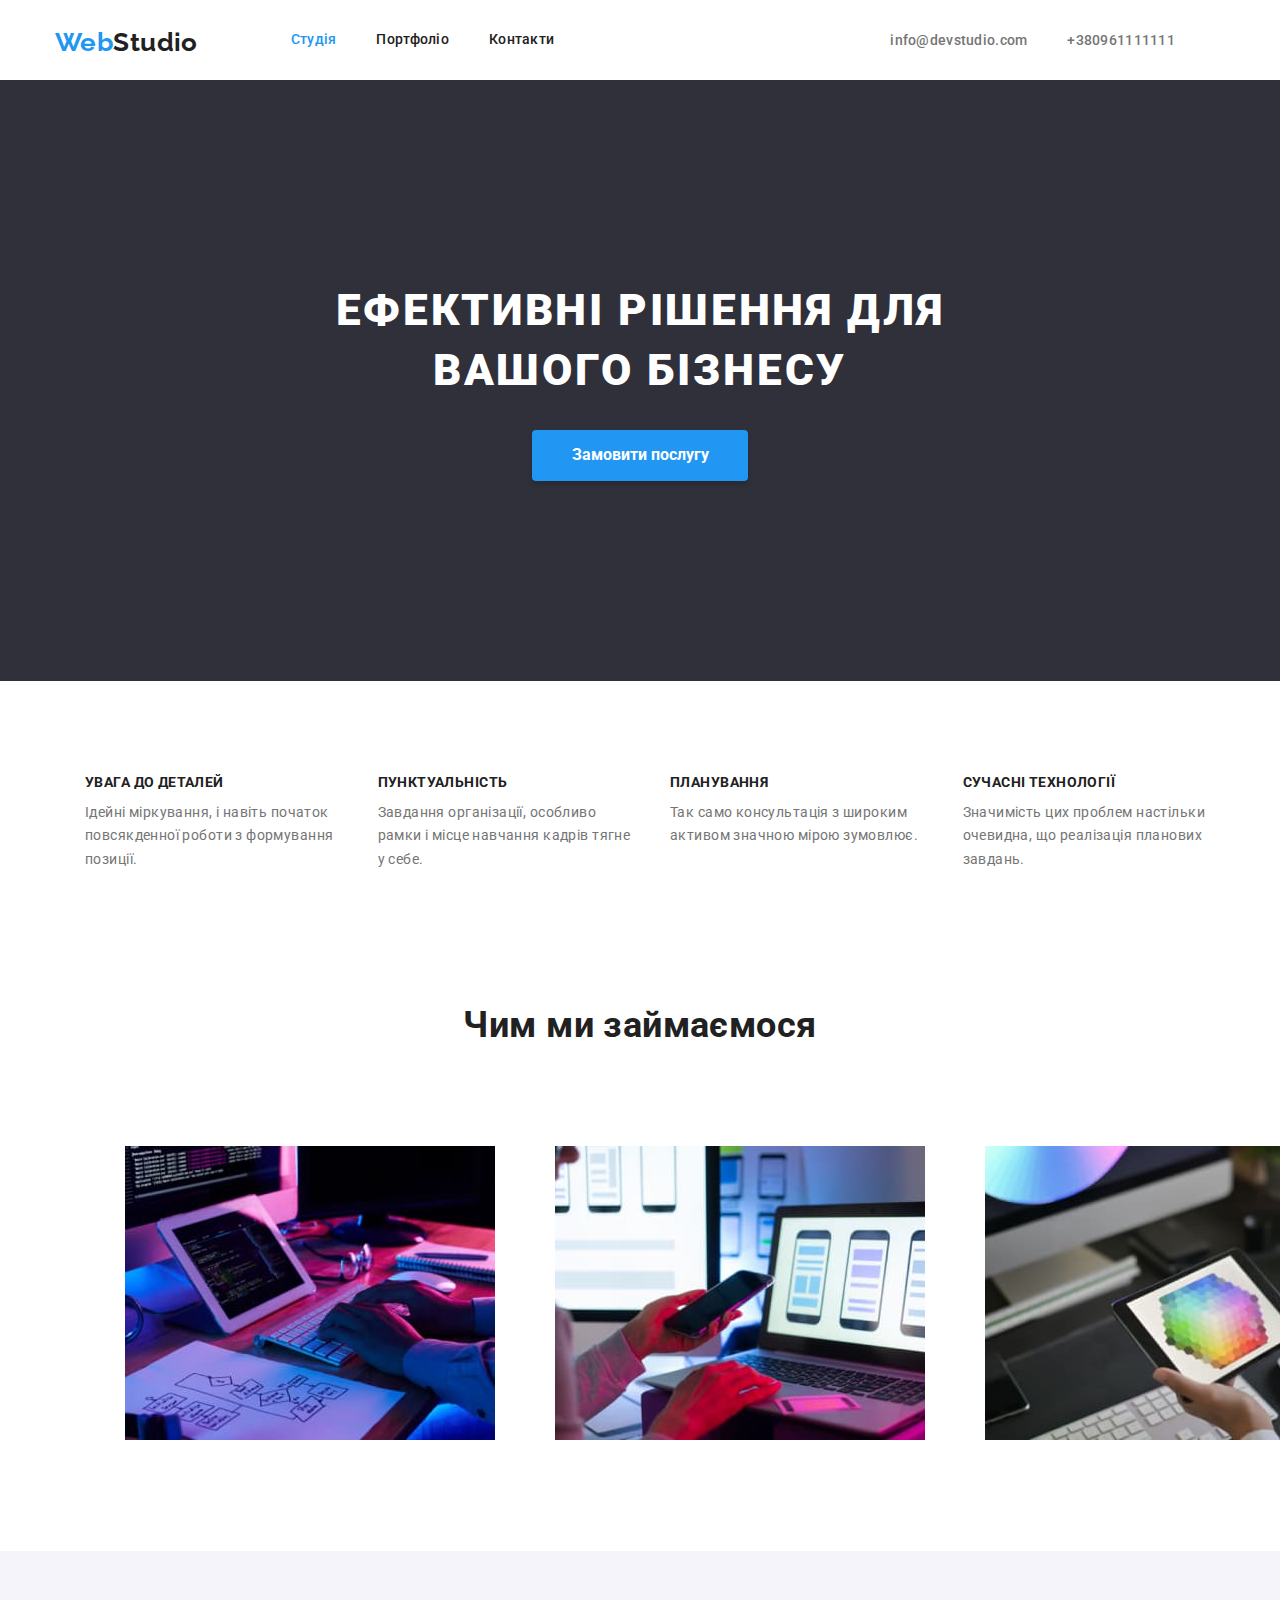
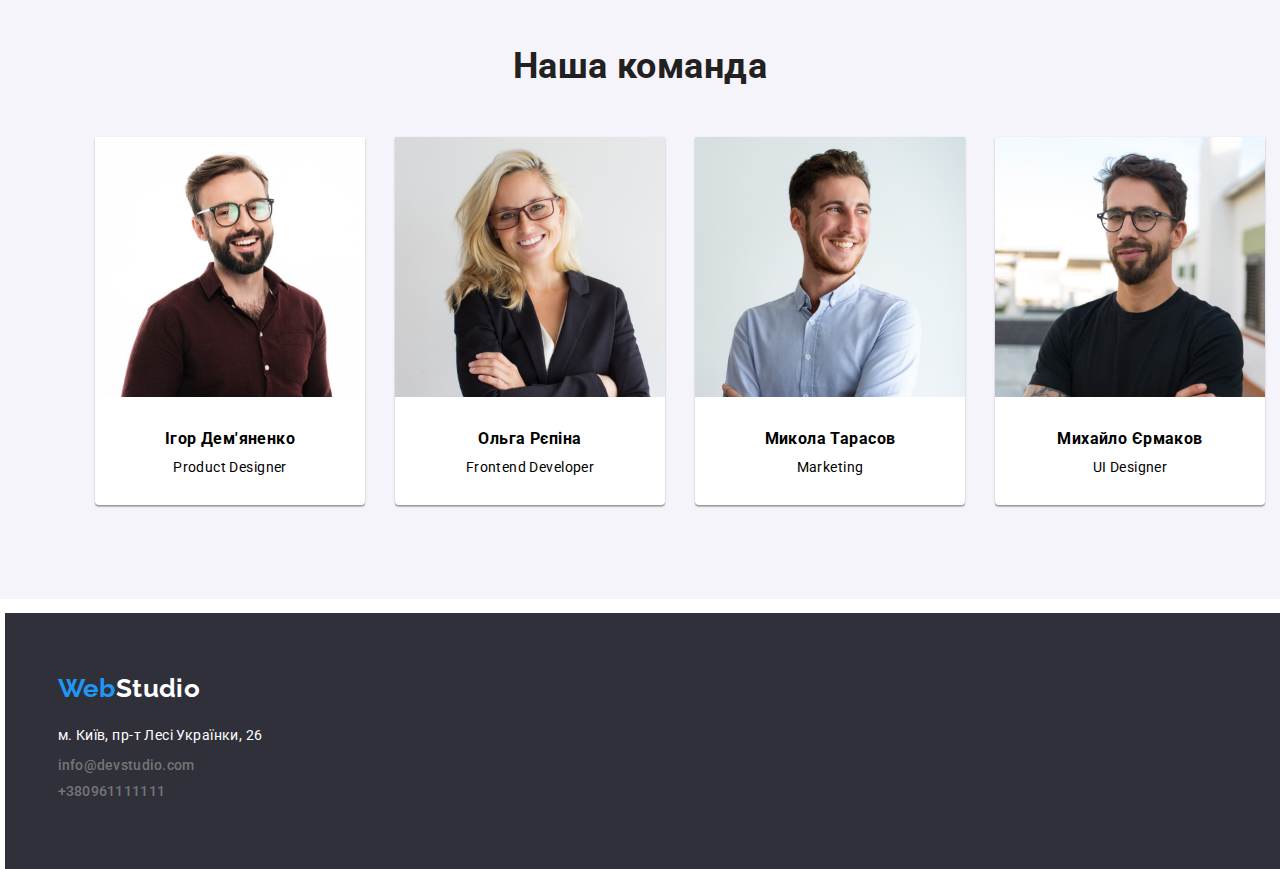
<file: index.html>
<!DOCTYPE html>
<html lang="uk">
<head>
    <meta charset="UTF-8">
    <meta http-equiv="X-UA-Compatible" content="IE=edge">
    <meta name="viewport" content="width=device-width, initial-scale=1.0">
    <title>Webstudio</title>
    <link rel="preconnect" href="https://fonts.googleapis.com"/>
    <link rel="preconnect" href="https://fonts.gstatic.com" crossorigin/>
    <link href="https://fonts.googleapis.com/css2?family=Raleway:wght@700&family=Roboto:ital,wght@0,400;0,500;0,700;1,900&display=swap" rel="stylesheet"/>
    <link rel="stylesheet" href="https://cdnjs.cloudflare.com/ajax/libs/modern-normalize/1.1.0/modern-normalize.min.css"> 
    <link rel="stylesheet" href="css/styles.css"/>
</head>
<body>
    <header class="pege-header">
        <nav class="container main-nav">
            <a class="logo-link" href="./index.html" lang="en">Web<span class="logo-header">Studio</span></a>
            <ul class="site-nav list">
                <li class="item"><a href="./index.html" class="link current">Студія</a></li>
                <li class="item"><a href="./portfolio.html" class="link">Портфоліо</a></li>
                <li class="item"><a href="#" class="link">Контакти</a></li>
            </ul>      
            <ul class="contact-nav list">
                <li class="item"><a href="mailto:info@devstudio.com" class="link">info@devstudio.com</a></li>
                <li class="item"><a href="tel:+380961111111" class="link">+380961111111</a></li>
            </ul>
        </nav>
    </header>   
    <main>
        <section class="hero">
            <div class="container">
             <h1 class="hero-title">Ефективні рішення для <br> вашого бізнесу</h1>
             <button type="button" class="button-primary" >Замовити послугу</button>
            </div>
        </section>
        <section class="special">
            <div class="container">
            <h2 class="visually-hidden">Наші особливості</h2>
            <ul class="features-list list">
              <li class="item">
                <h3 class="title">Увага до деталей</h3>
                <p class="text">Ідейні міркування, i навіть початок повсякденної роботи з формування позиції.
                </p>
              </li>
              <li class="item">
                <h3 class="title">Пунктуальність</h3>
                <p class="text">Завдання організації, особливо рамки i місце навчання кадрів тягне у себе.
                </p>
              </li>
              <li class="item">
                <h3 class="title">Планування</h3>
                <p class="text">Так само консультація з широким активом значною мірою зумовлює.
                </p>
              </li>
              <li class="item">
                <h3 class="title">Сучасні технології</h3>
                <p class="text">Значимість цих проблем настільки очевидна, що реалізація планових завдань.
                </p>
              </li>
            </ul>
        </div>
        </section> 
        <section class="rutin">
            <div class="container">
            <h2 class="work-list">Чим ми займаємося</h2>
            <ul class="our-list">
              <li class="item">
                <img src="images/img.jpg" alt="Фото верстки" width="370">
              </li>
             <li class="item">
              <img src="images/img1.jpg" alt ="Розробка дизайна для телефона" width="370">
             </li>
             <li class="item">
              <img src="images/img2.jpg" alt="Вибір відтінку кольору на планшеті" width="370">
             </li>
            </ul>
            </div>
        </section>
        <section class="fone">
            <div class="container">
            <h2 class="working-list">Наша команда</h2>
            <ul class="team-list">
                <li class="work-platform">
                    <img src="images/img4.jpg" alt="Фото Ігор Дем'яненко " width="270" height="260">
                    <h3 class="title">Ігор Дем'яненко</h3>
                    <p class="text">Product Designer</p>
                </li>
                <li class="work-platform">
                    <img src="images/img5.jpg" alt="Фото Ольга Рєпіна" width="270" height="260">
                    <h3 class="title">Ольга Рєпіна</h3>
                    <p class="text">Frontend Developer</p>
                </li>
                <li class="work-platform">
                    <img src="images/img6.jpg" alt="Фото Микола Тарасов" width="270" height="260">
                    <h3 class="title">Микола Тарасов</h3>
                    <p class="text">Marketing</p>
                </li>
                <li class="work-platform">
                    <img src="images/img7.jpg" alt="Фото Михайло Єрмаков" width="270" height="260">
                    <h3 class="title">Михайло Єрмаков</h3>
                    <p class="text">UI Designer</p>
                </li>
            </ul>
        </div>
        </section>
    </main>
    <footer class="contact-list">
    <div class="container">
        <a href="./index.html" class="logo-link">Web<span class="logo-studio">Studio</span></a>
    <address class="keys">
        <ul class="contact-foot list">
            <li class="item"><a href="https://goo.gl/maps/CPtrU1FHBa2aNyZL9" class="map-link" target="_blank" rel="noopener noreferrer nofollow">м. Київ, пр-т Лесі Українки, 26</a></li>
            <li class="item"><a href="mailto:info@devstudio.com" class="link">info@devstudio.com</a></li>
            <li class="item"><a href="tel:+380961111111" class="link">+380961111111</a></li>
        </ul>
    </address>
    </footer>
    </div>
</body>
</html>
</file>
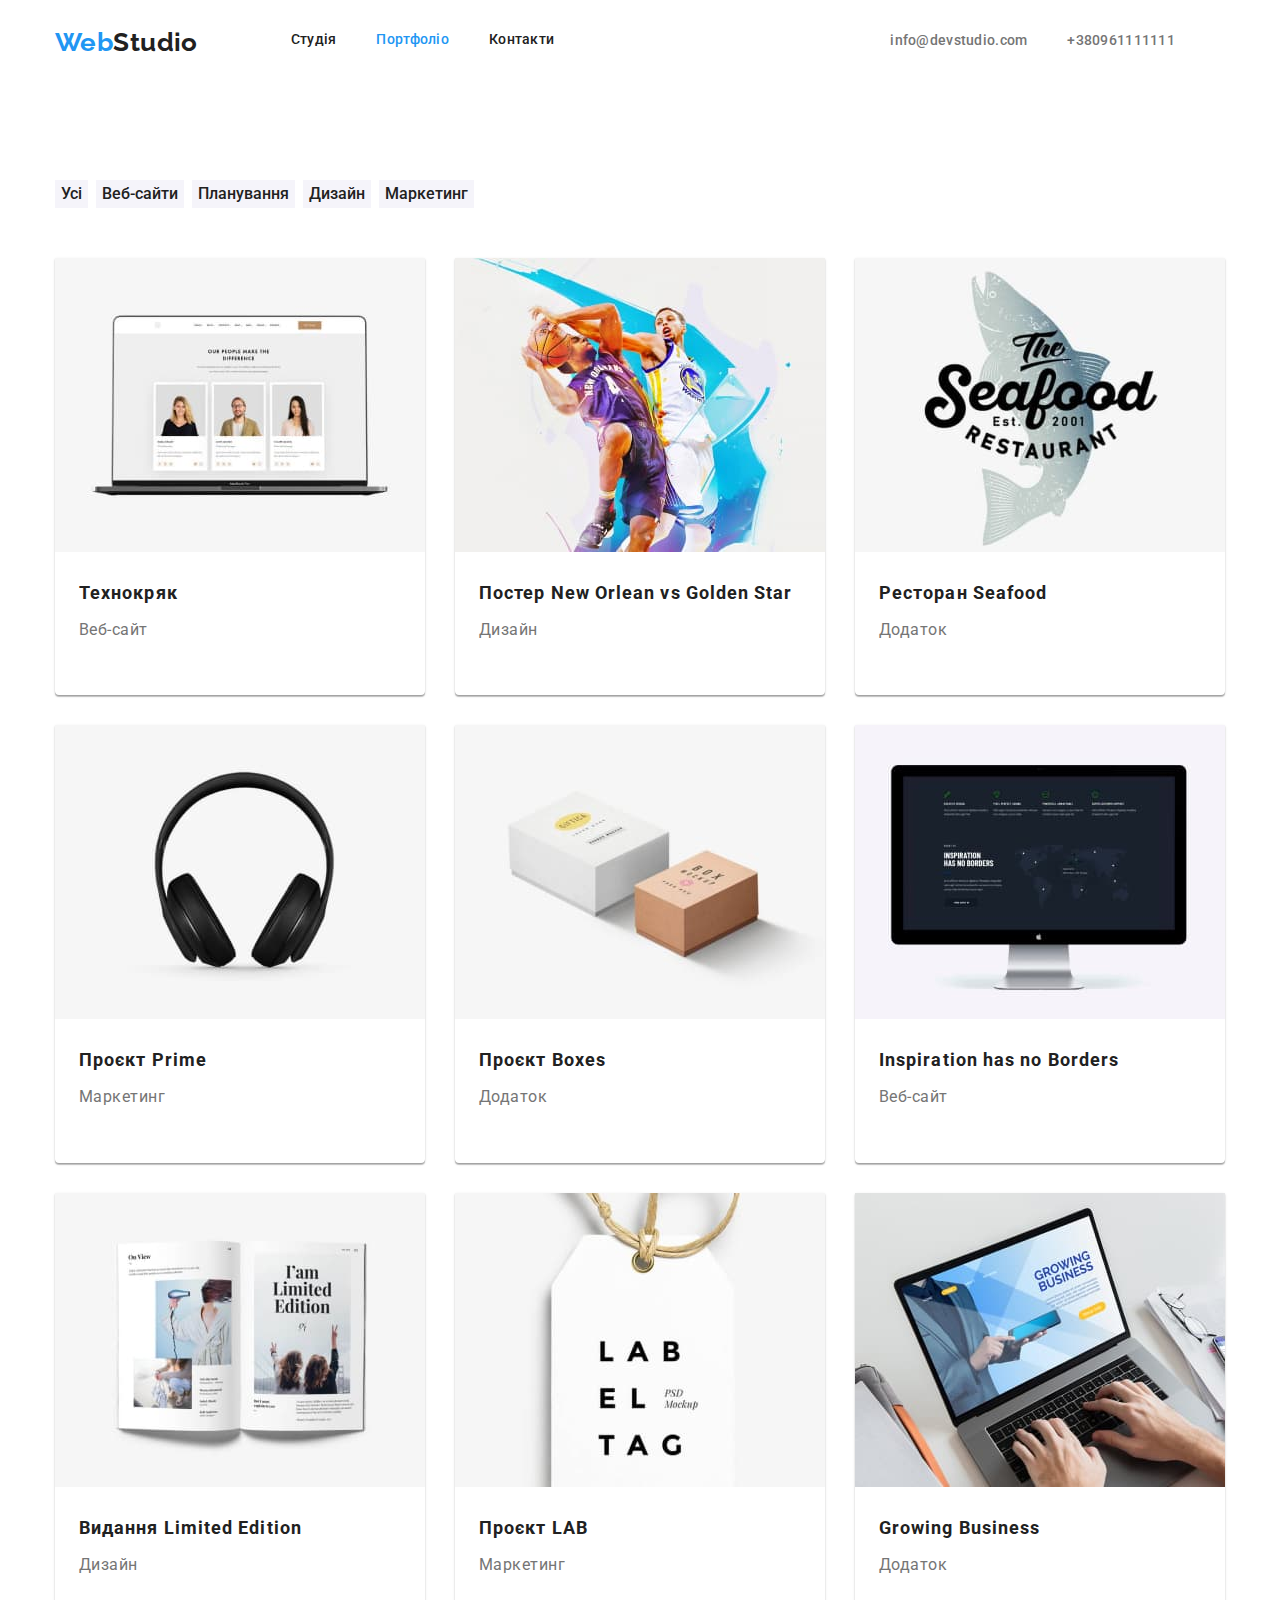
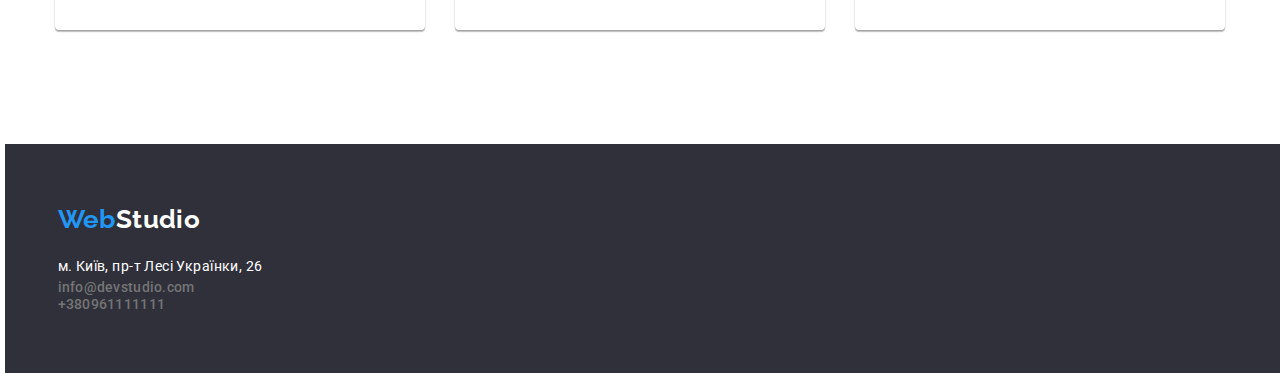
<file: portfolio.html>
<!DOCTYPE html>
<html lang="uk">
<head>
    <meta charset="UTF-8">
    <meta http-equiv="X-UA-Compatible" content="IE=edge">
    <meta name="viewport" content="width=device-width, initial-scale=1.0">
    <title>Portfolio</title>
    <link rel="preconnect" href="https://fonts.googleapis.com"/>
    <link rel="preconnect" href="https://fonts.gstatic.com" crossorigin/>
    <link href="https://fonts.googleapis.com/css2?family=Raleway:wght@700&family=Roboto:ital,wght@0,400;0,500;0,700;1,900&display=swap" rel="stylesheet">
    <link rel="stylesheet" href="https://cdnjs.cloudflare.com/ajax/libs/modern-normalize/1.1.0/modern-normalize.min.css">
    <link rel="stylesheet" href="css/styles.css"/>
</head>
<body>
    <header class="pege-header">
        <nav class="container main-nav">
            <a href="./index.html" class="logo-link">Web<span class="logo-header">Studio</span></a>
            <ul class="site-nav list">
                <li class="item"><a href="./index.html" class="link">Студія</a></li>
                <li class="item"><a href="./portfolio.html" class="link current">Портфоліо</a></li>
                <li class="item"><a href="#" class="link">Контакти</a></li>
            </ul>
            <ul class="contact-nav list">
                <li class="item"><a href="mailto:info@devstudio.com" class="link">info@devstudio.com</a></li>
                <li class="item"><a href="tel:+380961111111" class="link">+380961111111</a></li>
            </ul>
        </nav>
    </header>
    <main>
        <section>
            <div class="container">
            <h1 class="visually-hidden">Приклади робіт</h1>
            <ul class="site-works list">
                <li class="item">
                    <button type="button" class="link">Усі</button>
                </li>
                <li class="item">
                    <button type="button" class="link">Веб-сайти</button>
                </li>
                <li class="item">
                    <button type="button" class="link">Планування</button>
                </li>
                <li class="item">
                    <button type="button" class="link">Дизайн</button>
                </li>
                <li class="item">
                    <button type="button" class="link">Маркетинг</button>
                </li>
            </ul>
        </div>
        </section>
        <section>
            <div class="container">
            <ul class="project-list">
                <li class="item">
                    <img src="images/imgportfolio.jpg" alt="Фото приклад Веб-сайту Технокряк" width="370" height="294">
                    <h2 class="works-title">Технокряк</h2>
                    <p class="works-text">Веб-сайт</p>
                </li>
                <li class="item">
                    <img src="images/img1portfolio.jpg" alt="Фото приклад дизайну Постер New Orlean vs Golden Star" width="370" height="294">
                    <h2 class="works-title">Постер New Orlean vs Golden Star</h2>
                    <p class="works-text">Дизайн</p>
                </li>
                <li class="item">
                    <img src="images/img2portfolio.jpg" alt="Фото приклад додатку Ресторан Seafood" width="370" height="294">
                    <h2 class="works-title">Ресторан Seafood</h2>
                    <p class="works-text">Додаток</p>
                </li>
                <li class="item">
                    <img src="images/img3portfolio.jpg" alt="Фото приклад проєкт Prime" width="370" height="294">
                    <h2 class="works-title">Проєкт Prime</h2>
                    <p class="works-text">Маркетинг</p>
                </li>
                <li class="item">
                    <img src="images/img4portfolio.jpg" alt="Фото приклад додатку Проєкт Boxes" width="370" height="294">
                    <h2 class="works-title">Проєкт Boxes</h2>
                    <p class="works-text">Додаток</p>
                </li>
                <li class="item">
                    <img src="images/img5portfolio.jpg" alt="Фото приклад Веб-сайт Inspiration has no Borders" width="370" height="294">
                    <h2 class="works-title">Inspiration has no Borders</h2>
                    <p class="works-text">Веб-сайт</p>
                </li>
                <li class="item">
                    <img src="images/img6portfolio.jpg" alt="Фото приклад дизайну Видання Limited Edition" width="370" height="294">
                    <h2 class="works-title">Видання Limited Edition</h2>
                    <p class="works-text">Дизайн</p>
                </li>
                <li class="item">
                    <img src="images/img7portfolio.jpg" alt="Фото приклад маркетингу Проєкт LAB" width="370" height="294">
                    <h2 class="works-title">Проєкт LAB</h2>
                    <p class="works-text">Маркетинг</p>
                </li>
                <li class="item">
                    <img src="images/img8portfolio.jpg" alt="Фото приклад додатку Growing Business" width="370" height="294">
                    <h2 class="works-title">Growing Business</h2>
                    <p class="works-text">Додаток</p>
                </li>
            </ul>
        </div> 
        </section>
    </main>
    <footer class="contact-list">
    <div class="container">
        <a href="./index.html" class="logo-link">Web<span class="logo-studio">Studio</span></a>
        <address class="keys">
            <ul class="contact-foot list">
                <li><a href="https://goo.gl/maps/CPtrU1FHBa2aNyZL9" class="map-link" target="_blank" rel="noopener noreferrer nofollow">м. Київ, пр-т Лесі Українки, 26</a></li>
                <li><a href="mailto:info@devstudio.com" class="link">info@devstudio.com</a></li>
                <li><a href="tel:+380961111111" class="link">+380961111111</a></li>
            </ul>
        </address>
    </footer>
    </div>
</body>
</html>
</file>
<file: css/styles.css>
:root {
    --primary-text-color:#757575;
    --title-text-color:#212121;
    --accent-color:#2196F3;
    --primary-white-color:#ffffff;
    --secondary-black-color: #2F303A;
    --super-blue-color :#188CE8;
    --fon-button-color : #F5F4FA;
    --main-font: 'Roboto',sans-serif;
    --secondary-font : 'Raleway',sans-serif;
}
/*body*/
body {
    font-size: 14px;
    background-color:var(--primary-white-color);
    color: var(--primary-text);
    font-family: 'Roboto',sans-serif;
    letter-spacing: 0.03em
}
/*Утиліт*/
.list {
    list-style: none;
    padding: 0;
    margin: 0;
}
.container {
    width: 1200px;
    margin-left: auto;
    margin-right: auto;
    padding-left: 20px;
    padding-right: 20px;
}

.page-header {

}
/*Main-nav*/
.main-nav {
    display: flex;
    align-items: center;
}
.container {
    width: 1200px;
    padding-left: 15px;
    padding-right: 15px;
    margin-left: auto;
    margin-right: auto;
}
 /*WebStudio*/
.logo-link {
    color:var(--accent-color);
    font-family: var(--secondary-font);
    font-weight: 700;
    font-size: 26px;
    line-height: 1.19;
    text-decoration: none;
    padding-top: 25px;
}
.logo-header {
    color:var(--title-text-color) ;
}
/*Site nav*/
.site-nav .link,
.site-nav .list {
    color: var(--title-text-color);
    font-weight: 500;
    font-size: 14px;
    line-height: 1.14;
    letter-spacing: 0.02em;
    text-decoration: none;
}
.site-nav .link:hover, 
.site-nav .link:focus {
    color:var(--accent-color);
}
.site-nav .link.current {
    color: var(--accent-color);
}
.site-nav  {
    display: flex;
    margin-left: 93px;
}
.site-nav .item {
    margin-right: 50px;
}
.site-nav .item:not(:last-child) {
    margin-right: 40px;
}
.site-nav .link {
    display: block;
    padding-top:  32px;
    padding-bottom: 32px;
}
/*Contact nav*/
.contact-nav .link {
    color: var(--primary-text-color);
    font-weight: 500;
    font-size: 14px;
    line-height: 1.14;
    letter-spacing: 0.02em;
    text-decoration: none;
}
.contact-nav .link:hover, 
.contact-nav .link:focus {
    color: var(--accent-color);
}
.site-nav .list {
    color: var(--primary-text-color);
    font-weight: 500;
    font-size: 14px;
    line-height: 1.14;
    letter-spacing: 0.02em;
    text-decoration: none;
}
.contact-nav {
    display: flex;
    margin-left: auto;
}
.contact-nav .item {
    margin-right: 50px;
}
.contact-nav .item:not(:last-child) {
    margin-right: 40px;
}

/*Hero*/

.hero {
    background: var(--secondary-black-color);
    text-align: center;
    margin-top: 0;
    margin: 0px;
    padding-bottom: 200px;
}
h1,h2,h3 { margin: 0px;
}
.hero-title {
    padding-top: 200px;
    padding-bottom: 30px;

    color:var(--primary-white-color) ;
    
    font-weight: 900;
    font-size: 44px;
    line-height: 1.37;
    letter-spacing: 0.06em;
    text-transform: uppercase;
}
/*features*/
.features-list .title {
    color: var(--title-text-color);
    font-weight: 700;
    font-size: 14px;
    line-height: 1.14;
    text-transform: uppercase;
    margin-top: 0;
    margin-bottom: 10px;
}
.features-list .text {
    margin-top: 0px;
    color: var(--primary-text-color);
    font-weight: 400;
    font-size: 14px;
    line-height: 1.7;
}
.features-list {
    display: flex;
}
.features-list .title {
    margin-bottom: 10px;
}
.features-list .item {
    width: 270px;
    margin-top: 94px;
    margin-left: 30px;
    margin-bottom: 118px;
}
/*Our work*/
.work-list {
    color: var(--title-text-color);
    font-weight: 700;
    font-size: 36px;
    line-height: 1.17;
    text-align: center;
    margin-top: 0px;
    margin-bottom: 50px;
}
.work-list .title {
    color: var(--title-text-color);
    font-weight: 500;
    font-size: 16px;
    line-height: 1.19;
    text-align: center;
}
.our-list {
    display: flex;
    text-align: center;
}
.our-list .item {
    margin-top: 50px;
    margin-left: 30px;
    margin-bottom: 94px;
    list-style: none;
}
.our-list .item {
    margin-right: 30px;
}
.our-list .item:not(:last-child) {
    margin-right: 30px; 
}

.fone {
    background-color: var(--fon-button-color);
}
.team-list {
    display: flex;
    list-style: none;
}

.working-list {
    color: var(--title-text-color);
    font-weight: 700;
    font-size: 36px;
    line-height: 1.17;
    text-align: center;
    margin-top: 0px;
    margin-bottom: 50px;
    padding-top: 94px;
}
.work-platform {
    background: var(--primary-white-color) ;
    box-shadow: 0px 1px 3px rgba(0, 0, 0, 0.12), 0px 1px 1px rgba(0, 0, 0, 0.14), 0px 2px 1px rgba(0, 0, 0, 0.2);
    border-radius: 0px 0px 4px 4px;
    width: 270px;
    height: 368px;
    text-align: center;
    margin-right: 30px;
    margin-bottom: 94px;
}
.work-platform .title {
    margin-top: 0px;
    margin-bottom: 10px;
}
.work-platform .text {
    margin-top: 0px;
    margin-bottom: 30px;
}
.work-list .text{
    color: var(--primary-text-color);
    font-weight: 400;
    font-size: 16px;
    line-height: 19px;
    text-align: center;
}

.team-list .title {
    margin-bottom: 10px;
    padding-top: 30px;
}

/*Button*/
.button {
    font-family: inherit;
}
.button-primary {
    min-width: 216px;
    display:inline-block;
    padding: 10px 32px;
    background-color: var(--accent-color);
    color: var(--primary-white-color);
    box-shadow: 0px 4px 4px rgba(0, 0, 0, 0.15);
    border-radius: 4px;
    border:none;
    font-family: inherit;
    font-size: 16px;
    font-weight: 700;
    line-height: 1.88;
    text-align: center;
    
}
.button-primary:hover, 
.button-primary:focus {
    background-color : var(--super-blue-color);
    color: var(--primary-white-color);
    cursor:pointer;
}
.link {
    cursor:pointer;
}
.contact-list {
    background-color: var(--secondary-black-color);
}
.contact-foot .link:hover, 
.contact-foot .link:focus {
    color: var(--accent-color);
}
.contact-foot .link {
    color: var(--primary-text-color);
    font-weight: 500;
    font-size: 14px;
    line-height: 1.14;
    letter-spacing: 0.02em;
    text-decoration: none;
}
.logo-link {
    margin: 0px;
    padding-bottom: 20px;
}
.logo-studio {
    color: var(--primary-white-color);
}
.map-link {
    color: var(--primary-white-color);
    font-weight: 400;
    font-size: 14px;
    line-height: 1.7;
    text-decoration: none;
}
.works-title {
    color: var(--title-text-color);
    font-weight: 700;   
    font-size: 18px;
    line-height: 2.0;
    letter-spacing: 0.06em;
    margin-top: 0px;
    text-align: center;
}
.works-text {
    color: var(--primary-text-color);
    font-weight: 400;
    font-size: 16px;
    line-height: 1.9;
    letter-spacing: 0.03em;
    margin-top: 0px;
    text-align: center;
}
.site-works .link {
    background-color: var(--fon-button-color);
    color: var(--title-text-color);
    font-weight: 500;
    font-size: 16px;
    line-height: 1.6;
    text-align: center;
    border:none;
}
.site-works .link:hover, 
.site-works .link:focus {
    background-color: var(--accent-color);
    color: var(--primary-white-color);
}
.site-works {
    display: flex;
}
.site-works .list {

}
.site-works .item {
    margin-right: 8px;
    padding-bottom: 50px;
    padding-top: 100px;
}
.project-list {
    display: flex;
    flex-wrap: wrap;
    list-style: none;
    margin-left: 0px;
    padding: 0px;
    margin-top: 0px;
    margin-bottom: 114px;
}
.project-list .item {
    margin-right: 30px;
    margin-bottom: 30px;
    width: 370px;
    box-shadow: 0px 1px 3px rgba(0, 0, 0, 0.12), 0px 1px 1px rgba(0, 0, 0, 0.14), 0px 2px 1px rgba(0, 0, 0, 0.2);
    border-radius: 0px 0px 4px 4px;
}
.project-list .item:nth-child(3n) {
    margin-right: 0;
}
.project-list .item:nth-last-child(-n +3 ) {
    margin-bottom: 0;
}
.works-title {
    text-align: left;
    margin-left: 24px;
    margin-top: 20px;
    margin-bottom: 4px;
}
.works-text {
    text-align: left;
    margin-left: 24px;
    margin-bottom: 50px;
}

/*Special*/
.special {
    margin-top: 0;
  }
.visually-hidden {
    position: absolute;
      white-space: nowrap;
      width: 1px;
      height: 1px;
      overflow: hidden;
      border: 0;
      padding: 0;
      clip: rect(0 0 0 0);
      clip-path: inset(50%);
      margin: -1px;
  }
  .logo-link {

  }
  .keys {
    font-style: normal;
    padding-top: 20px;
    padding-bottom: 60px;
  }
  .contact-list {
    margin-left: 5px;
    padding-top: 60px;
  }
  .contact-foot .item {
    margin-bottom: 9px;
  }
</file>
